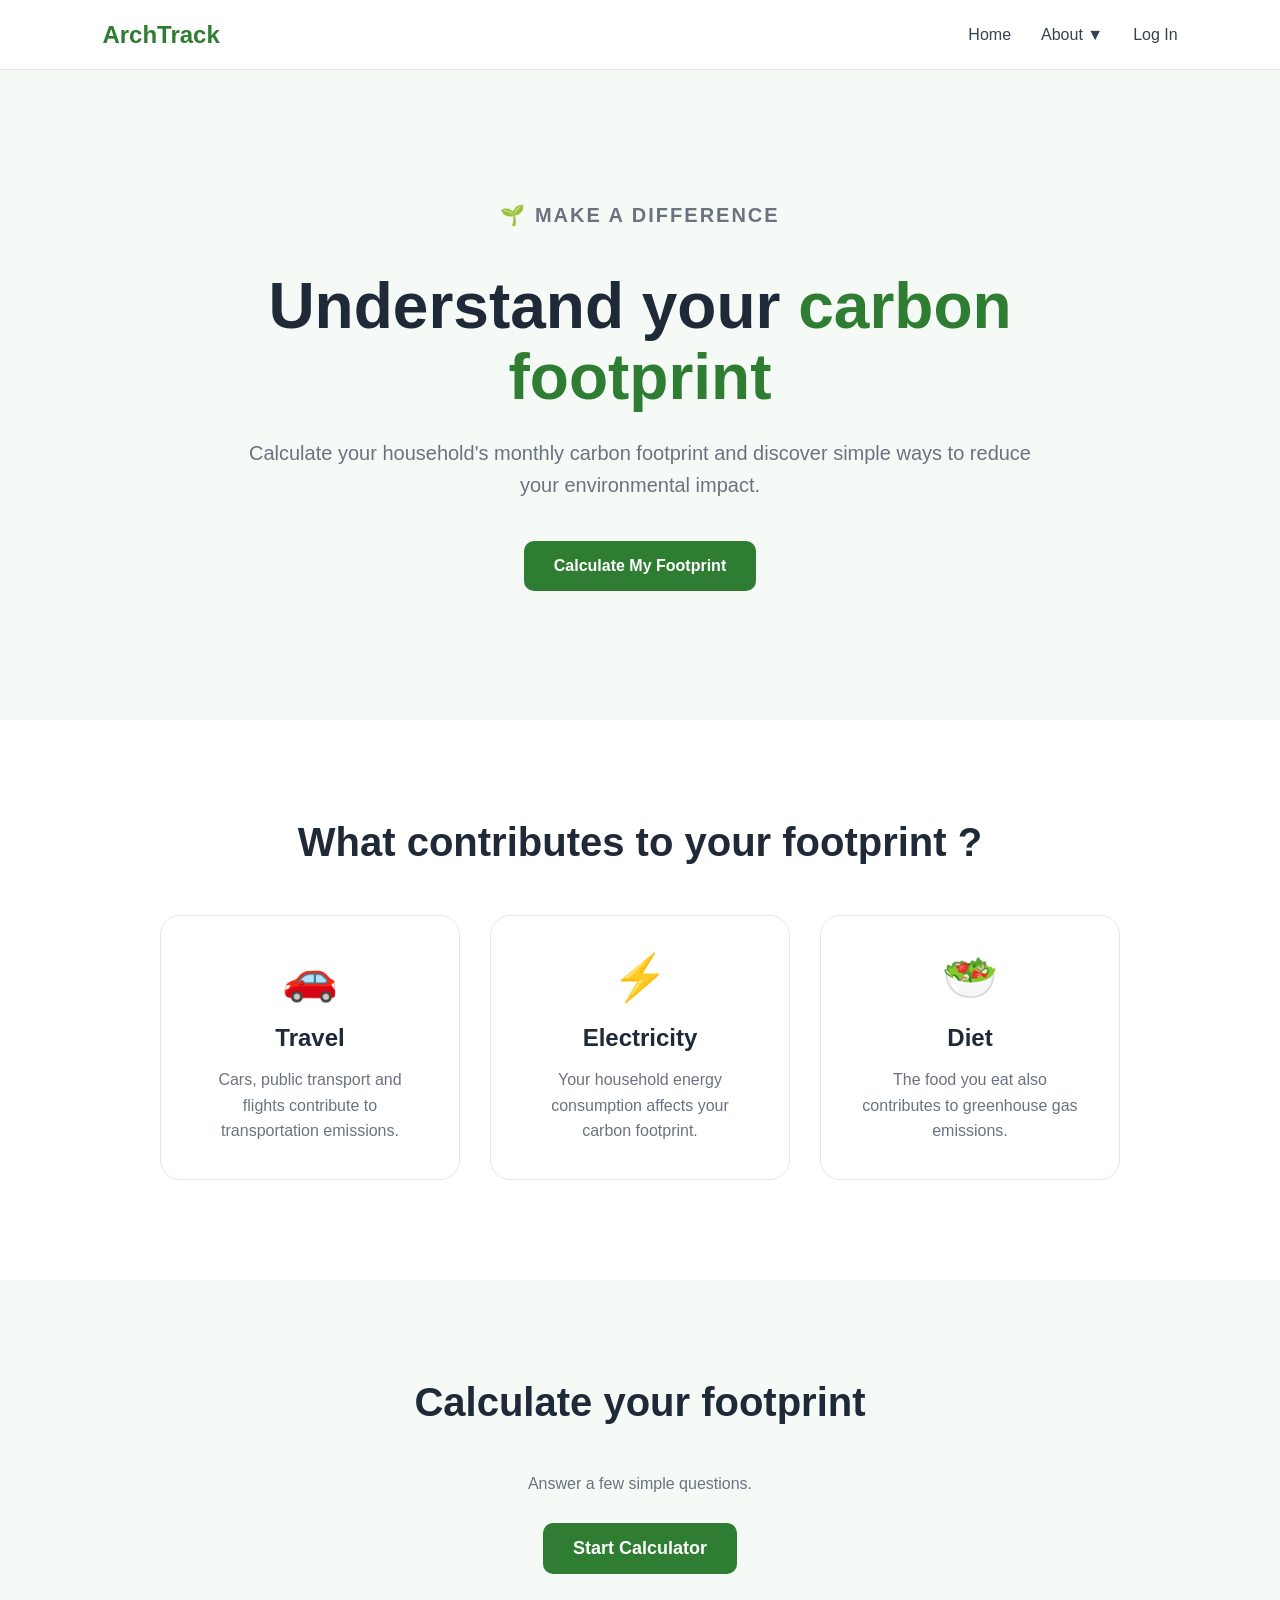
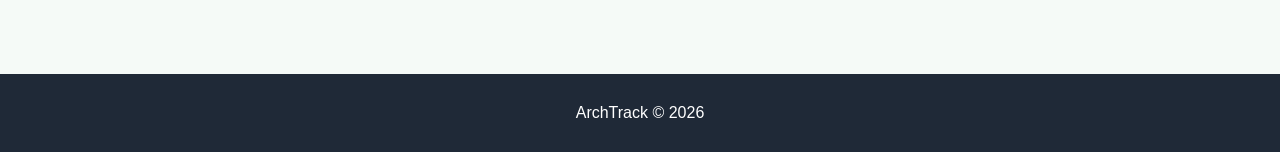
<file: index.html>
<!DOCTYPE html>
<html lang="en">

<head>

    <meta charset="UTF-8">
    <meta name="viewport" content="width=device-width, initial-scale=1.0">
    <title>ArchTrack - Carbon Footprint Calculator</title>
    <link rel="stylesheet" href="css/styles.css">



</head>

<body>

    <header class="navbar">

        <div class="logo">
            ArchTrack
        </div>
        <nav>

        <a href="#home">Home</a>
        <div class="dropdown">
     <a href="#">About ▼</a>
        <div class="dropdown-menu">
        <a href="contactus.html">Contact Us</a>
        <a href="lm.html">Learn More</a>
        </div>
    </div>
    <a href="login.html" id="login-btn">Log In</a>
        </nav>
   </header>
    <main>
    <section class="hero" id="home">
    <div class="hero-content">
    <p class="small-title"> 🌱 MAKE A DIFFERENCE </p>
    <h1>Understand your <span>carbon footprint</span></h1>
    <p> Calculate your household's monthly carbon footprint and discover simple ways to reduce your environmental impact.</p>
        <a href="#calculator" class="pb">Calculate My Footprint</a>

            </div>

        </section>


        <section class="about" id="about">

            <h2> What contributes to your footprint ?</h2>

            <div class="feature-container">

                <div class="feature-card">

                <div class="icon">  🚗 </div>

                <h3> Travel</h3>
                <p> Cars, public transport and flights contribute to transportation emissions.  </p>

                </div>

                <div class="feature-card">

                    <div class="icon"> ⚡</div>

                    <h3>Electricity </h3>

                    <p> Your household energy consumption affects your carbon footprint. </p>

                </div>
                <div class="feature-card">

               <div class="icon">🥗</div>

                    <h3> Diet </h3>

                <p> The food you eat also contributes to greenhouse gas emissions. </p>

                </div>

    </div>

        </section>


        <section class="calculator" id="calculator">

            <h2> Calculate your footprint </h2>
            <p>Answer a few simple questions.</p>
            <a href="calc.html" class="pb" id="stbutton">
                Start Calculator
            </a>
        </section>
    </main>
    <footer>
        <p>ArchTrack © 2026</p>
    </footer>
    <script src="js/script.js"></script>

</body>

</html>
</file>
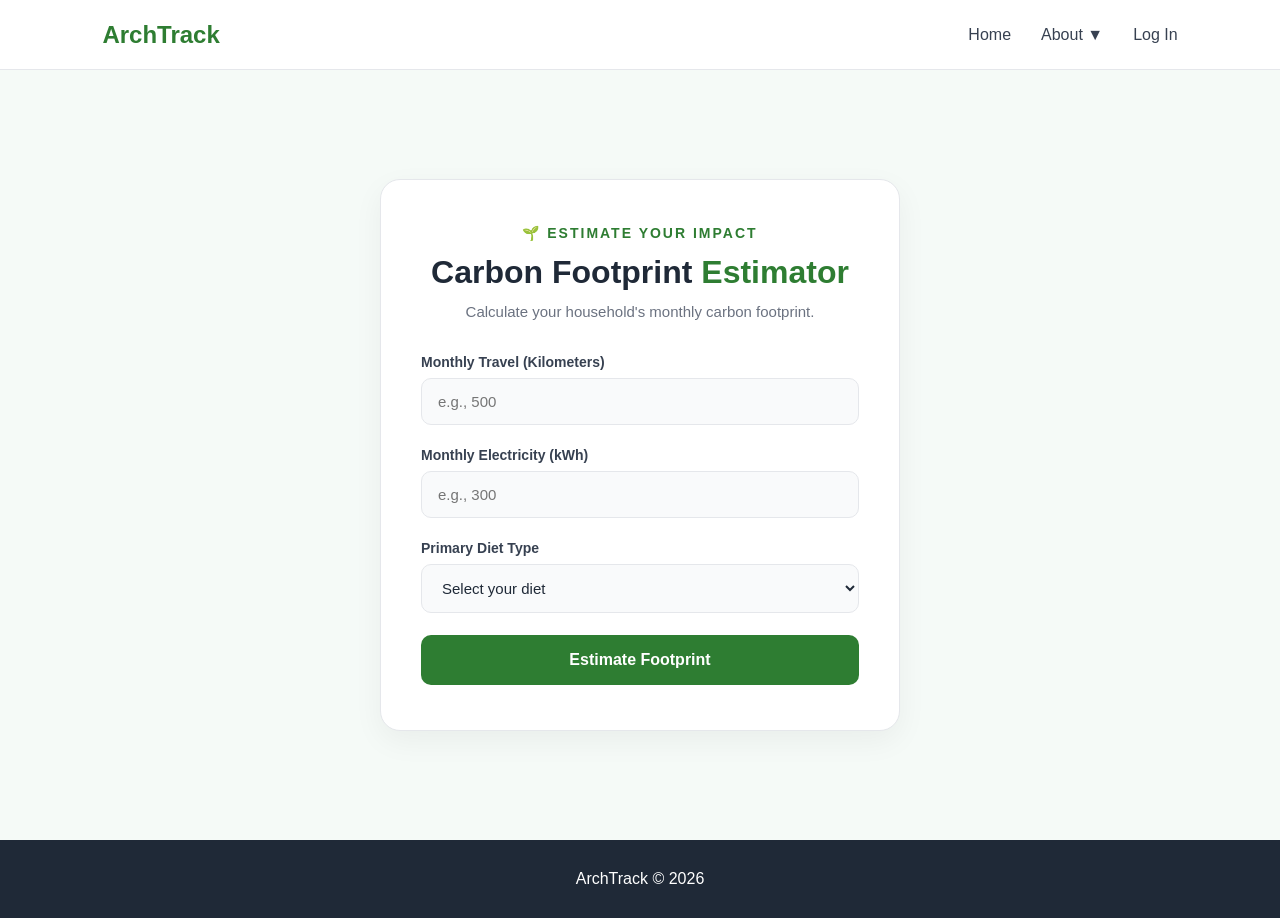
<file: calc.html>
<!DOCTYPE html>
<html lang="en">

<head>
    <meta charset="UTF-8">
    <meta name="viewport" content="width=device-width, initial-scale=1.0">
    <title>ArchTrack - Carbon Footprint Estimator</title>
    <link rel="stylesheet" href="css/styles.css">
    <link rel="stylesheet" href="css/calc.css">
</head>

<body>
    <header class="navbar">
        <div class="logo">
            <a href="index.html" style="text-decoration: none; color: inherit;">ArchTrack</a>
        </div>

        <nav>
            <a href="index.html#home">Home</a>

            <div class="dropdown">
                <a href="#">About ▼</a>
                <div class="dropdown-menu">
                    <a href="contactus.html">Contact Us</a>
                    <a href="lm.html">Learn More</a>
                </div>
            </div>

            <a href="login.html" id="login-btn">Log In</a>
        </nav>
    </header>

    <main class="calculator-page">
        <div class="card">
            <p class="small-title">🌱 ESTIMATE YOUR IMPACT</p>
            <h1>Carbon Footprint <span>Estimator</span></h1>
            <p class="subtitle">Calculate your household's monthly carbon footprint.</p>

            
            <form action="carbon.html" method="GET">
                <div class="input-group">
                    <label for="travel">Monthly Travel (Kilometers)</label>
                    <input type="number" id="travel" name="travel" placeholder="e.g., 500" required>
                </div>

                <div class="input-group">
                    <label for="electricity">Monthly Electricity (kWh)</label>
                    <input type="number" id="electricity" name="electricity" placeholder="e.g., 300" required>
                </div>

                <div class="input-group">
                    <label for="diet">Primary Diet Type</label>
                    <select id="diet" name="diet" required>
                    <option value="" disabled selected>Select your diet</option>
                    <option value="high">High Meat Consumption</option>
                    <option value="med">Moderate Meat Consumption</option>
                    <option value="low">Vegetarian / Vegan (Low)</option>
                    </select>
                </div>

                <button type="submit" class="btn-primary">Estimate Footprint</button>
            </form>
        </div>
    </main>

    <footer>
        <p>ArchTrack © 2026</p>
    </footer>
    <script src="js/calc.js"></script>
</body>

</html>
</file>
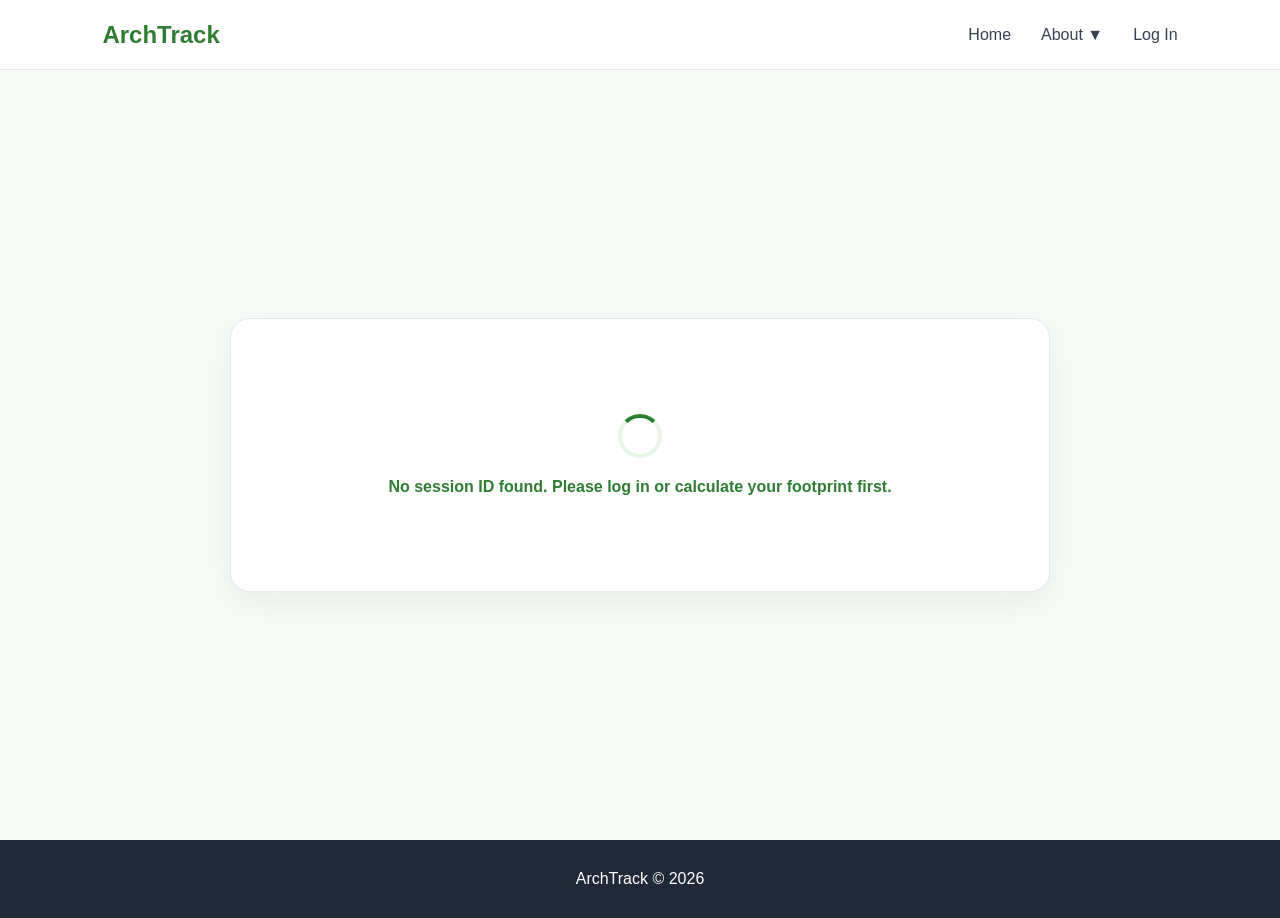
<file: carbon.html>
<!DOCTYPE html>
<html lang="en">

<head>
    <meta charset="UTF-8">
    <meta name="viewport" content="width=device-width, initial-scale=1.0">
    <title>ArchTrack - Your Results</title>
    <link rel="stylesheet" href="css/styles.css">
    <link rel="stylesheet" href="css/carbon.css">
</head>

<body>
    <header class="navbar">
        <div class="logo">
            <a href="index.html" style="text-decoration: none; color: inherit;">ArchTrack</a>
        </div>

        <nav>
            <a href="index.html#home">Home</a>

            <div class="dropdown">
                <a href="#">About ▼</a>
                <div class="dropdown-menu">
                    <a href="contactus.html">Contact Us</a>
                    <a href="lm.html">Learn More</a>
                </div>
            </div>

            <a href="login.html" id="login-btn">Log In</a>
        </nav>
    </header>

    <main class="dashboard-page">
        <div class="dashboard-container">
         
            <div id="loading-state" class="loading-state">
                <div class="loading-spinner"></div>
                <p id="loading-text">Fetching details...</p>
            </div>

           
            <div id="main-dashboard" style="display: none;">
                <div class="dashboard-header">
                    <div>
                        <h1>Your <span>ArchTrack</span> Report</h1>
                        <p>Estimated environmental impact based on your inputs.</p>
                    </div>

                    <select class="month-selector">
                        <option value="current">August 2026 (Current)</option>
                        <option value="previous">July 2026 (Previous)</option>
                    </select>
                </div>

               
                <section class="score-section">
                    <div class="score-title">Monthly Carbon Footprint</div>
                    <div class="score-display">
                        <span id="total-score" class="score-value"></span>
                        <span class="score-unit">kg CO₂</span>
                    </div>

                    <div id="trend-badge" class="trend-badge positive" style="display: none;"></div>
                </section>

               
                <section class="breakdown-grid">
                    <div class="category-card">
                        <div class="category-icon">🚗</div>
                        <div class="category-name">Travel</div>
                        <div id="travel-score" class="category-value"></div>
                    </div>

                    <div class="category-card">
                        <div class="category-icon">⚡</div>
                        <div class="category-name">Electricity</div>
                        <div id="electricity-score" class="category-value"></div>
                    </div>

                    <div class="category-card">
                        <div class="category-icon">🥗</div>
                        <div class="category-name">Diet</div>
                        <div id="diet-score" class="category-value"></div>
                    </div>
                </section>

               
                <section class="tips-section">
                    <h2>💡 Concrete Reduction Tips</h2>

                    <div class="tip-card">
                        <h3>1. Optimize Your Commute</h3>
                        <p id="tip-1"></p>
                    </div>

                    <div class="tip-card">
                        <h3>2. Upgrade Your Lighting</h3>
                        <p id="tip-2"></p>
                    </div>

                    <div class="tip-card">
                        <h3>3. Adopt Meatless Mondays</h3>
                        <p id="tip-3"></p>
                    </div>
                </section>

                
                <div class="actions">
                    <a href="calc.html" class="btn btn-secondary">Recalculate</a>
                    <a href="index.html" class="btn btn-primary">Save to Profile</a>
                </div>
            </div>
        </div>
    </main>

    <footer>
        <p>ArchTrack © 2026</p>
    </footer>

    <script src="js/script.js"></script>
    <script src="js/carbon.js"></script>
</body>

</html>
</file>
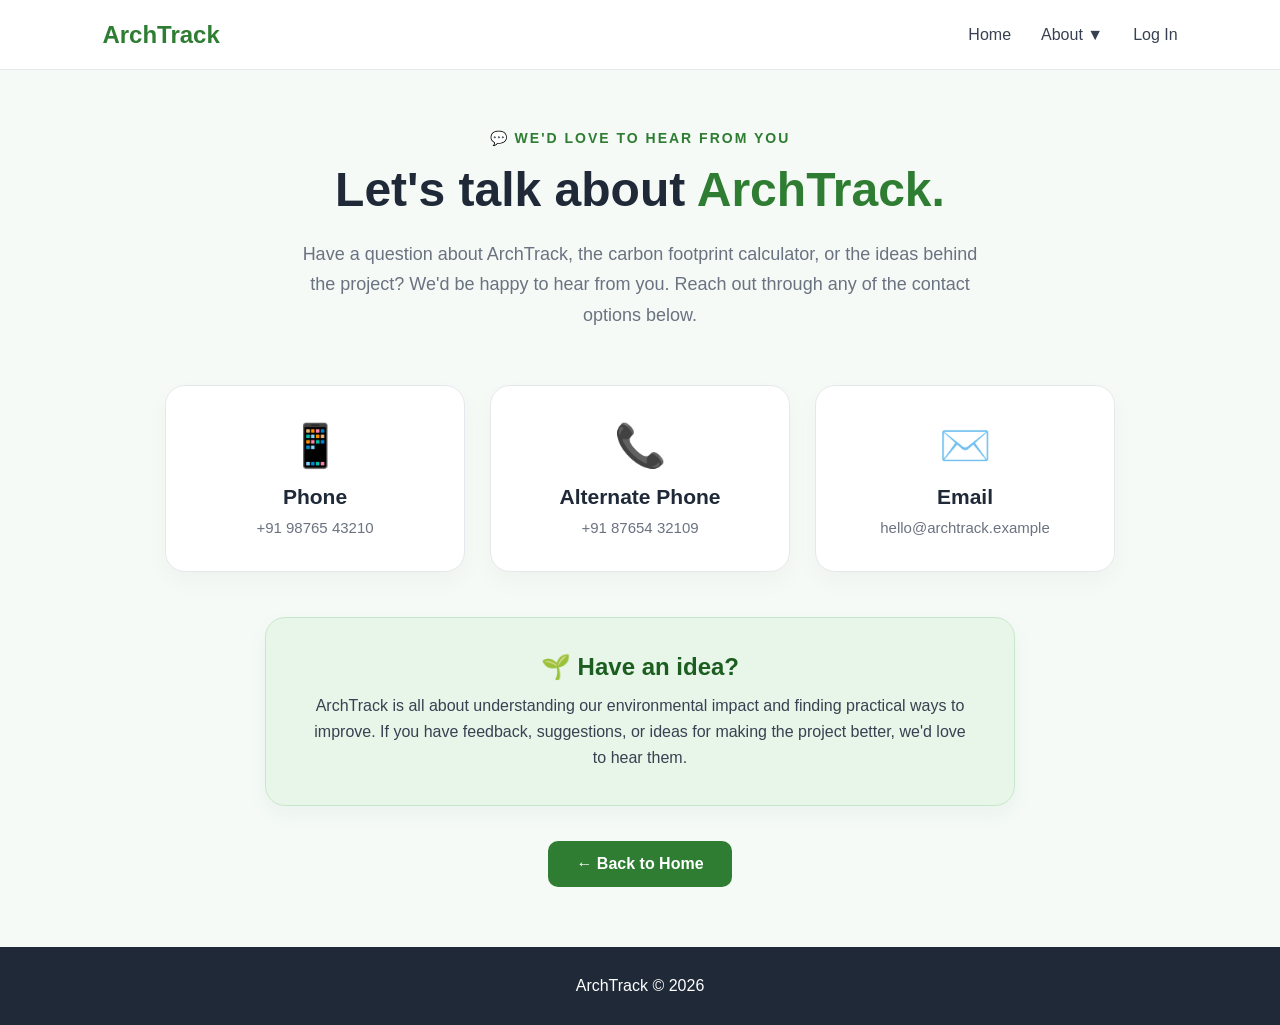
<file: contactus.html>
<!DOCTYPE html>
<html lang="en">

<head>
    <meta charset="UTF-8">
    <meta name="viewport" content="width=device-width, initial-scale=1.0">
    <title>ArchTrack - Contact Us</title>
    <link rel="stylesheet" href="css/styles.css">
    <link rel="stylesheet" href="css/contactus.css">
</head>

<body>
    <header class="navbar">
        <div class="logo">
            <a href="index.html" style="text-decoration: none; color: inherit;">ArchTrack</a>
        </div>

        <nav>
            <a href="index.html#home">Home</a>

            <div class="dropdown">
                <a href="#">About ▼</a>
                <div class="dropdown-menu">
                    <a href="contactus.html">Contact Us</a>
                    <a href="lm.html">Learn More</a>
                </div>
            </div>

            <a href="login.html" id="login-btn">Log In</a>
        </nav>
    </header>

    <main class="contact-page">
        <div class="contact-content">
            <p class="small-title">💬 WE'D LOVE TO HEAR FROM YOU</p>

            <h1>Let's talk about <span>ArchTrack.</span></h1>

            <p class="intro">Have a question about ArchTrack, the carbon footprint calculator, or the ideas behind the project? We'd be happy to hear from you. Reach out through any of the contact options below.</p>

            <div class="contact-cards">
                <div class="contact-card">
                    <div class="contact-icon">📱</div>
                    <h2>Phone</h2>
                    <p>+91 98765 43210</p>
                </div>

                <div class="contact-card">
                    <div class="contact-icon">📞</div>
                    <h2>Alternate Phone</h2>
                    <p>+91 87654 32109</p>
                </div>

                <div class="contact-card">
                    <div class="contact-icon">✉️</div>
                    <h2>Email</h2>
                    <p>hello@archtrack.example</p>
                </div>
            </div>

            <div class="message">
                <h2>🌱 Have an idea?</h2>
                <p>ArchTrack is all about understanding our environmental impact and finding practical ways to improve. If you have feedback, suggestions, or ideas for making the project better, we'd love to hear them. </p>
            </div>

            <a href="index.html" class="back-button">← Back to Home</a>
        </div>
    </main>

    <footer>
        <p>ArchTrack © 2026</p>
    </footer>

    <script src="js/script.js"></script>
</body>

</html>
</file>
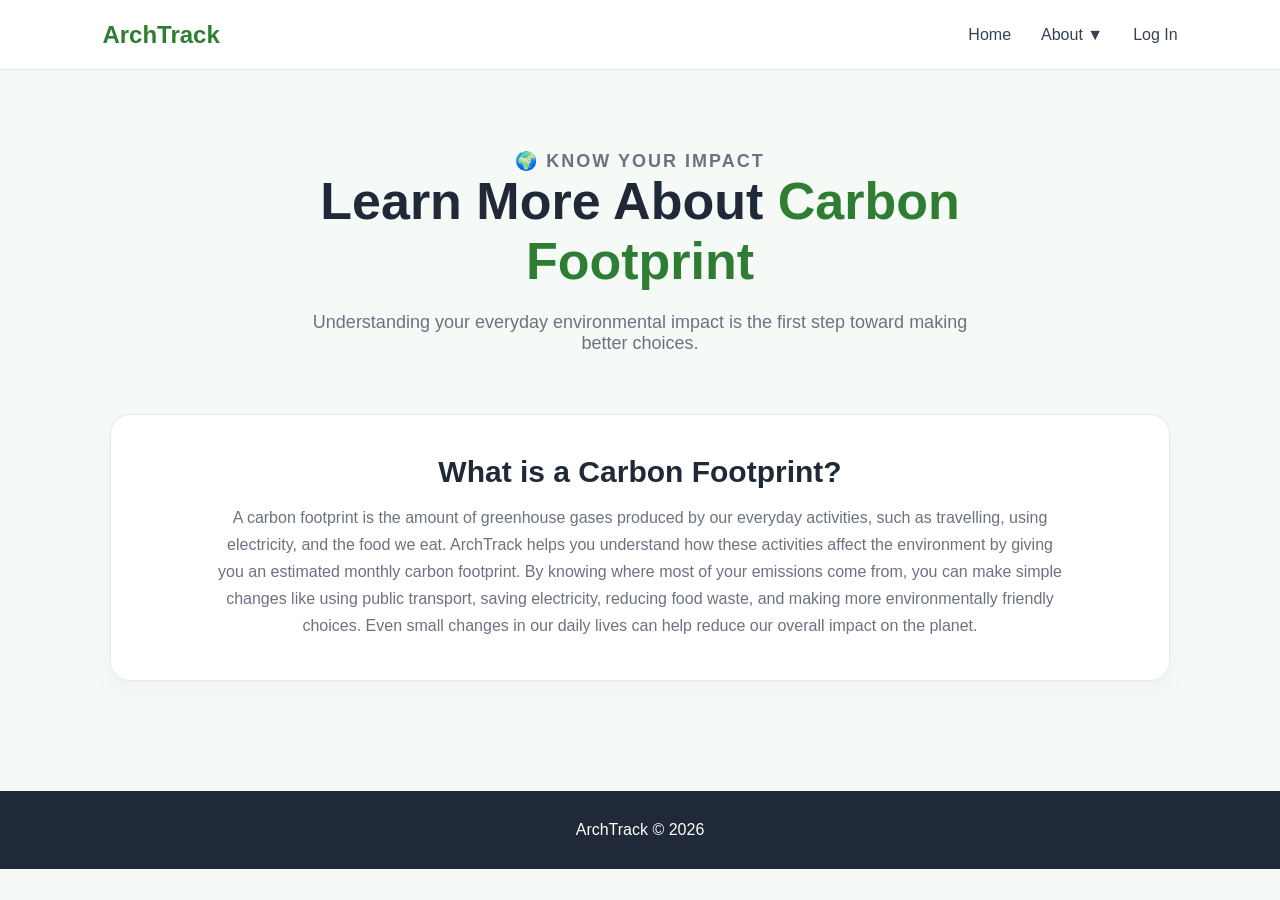
<file: lm.html>
<!DOCTYPE html>
<html lang="en">

<head>
    <meta charset="UTF-8">
    <meta name="viewport" content="width=device-width, initial-scale=1.0">
    <title>Learn More - ArchTrack</title>
    <link rel="stylesheet" href="css/styles.css">
    <link rel="stylesheet" href="css/lm.css">
</head>

<body>
    <header class="navbar">
        <div class="logo">
            <a href="index.html" style="text-decoration: none; color: inherit;">ArchTrack</a>
        </div>

        <nav>
            <a href="index.html#home">Home</a>

            <div class="dropdown">
                <a href="#">About ▼</a>
                <div class="dropdown-menu">
                    <a href="contactus.html">Contact Us</a>
                    <a href="lm.html">Learn More</a>
                </div>
            </div>

            <a href="login.html" id="login-btn">Log In</a>
        </nav>
    </header>

    <main>
        <section class="page-hero">
            <p class="small-title">🌍 KNOW YOUR IMPACT</p>
            <h1>
                Learn More About
                <span>Carbon Footprint</span>
            </h1>
            <p>
                Understanding your everyday environmental impact
                is the first step toward making better choices.
            </p>
        </section>

        <section class="content">
            <div class="intro">
                <h2>What is a Carbon Footprint?</h2>
                <p>
                    A carbon footprint is the amount of greenhouse gases
                    produced by our everyday activities, such as travelling,
                    using electricity, and the food we eat. ArchTrack helps
                    you understand how these activities affect the environment
                    by giving you an estimated monthly carbon footprint.
                    By knowing where most of your emissions come from, you
                    can make simple changes like using public transport,
                    saving electricity, reducing food waste, and making more
                    environmentally friendly choices. Even small changes in
                    our daily lives can help reduce our overall impact on
                    the planet. </p>
            </div>
        </section>
    </main>

    <footer>
        <p>ArchTrack © 2026</p>
    </footer>

    <script src="js/script.js"></script>
</body>

</html>
</file>
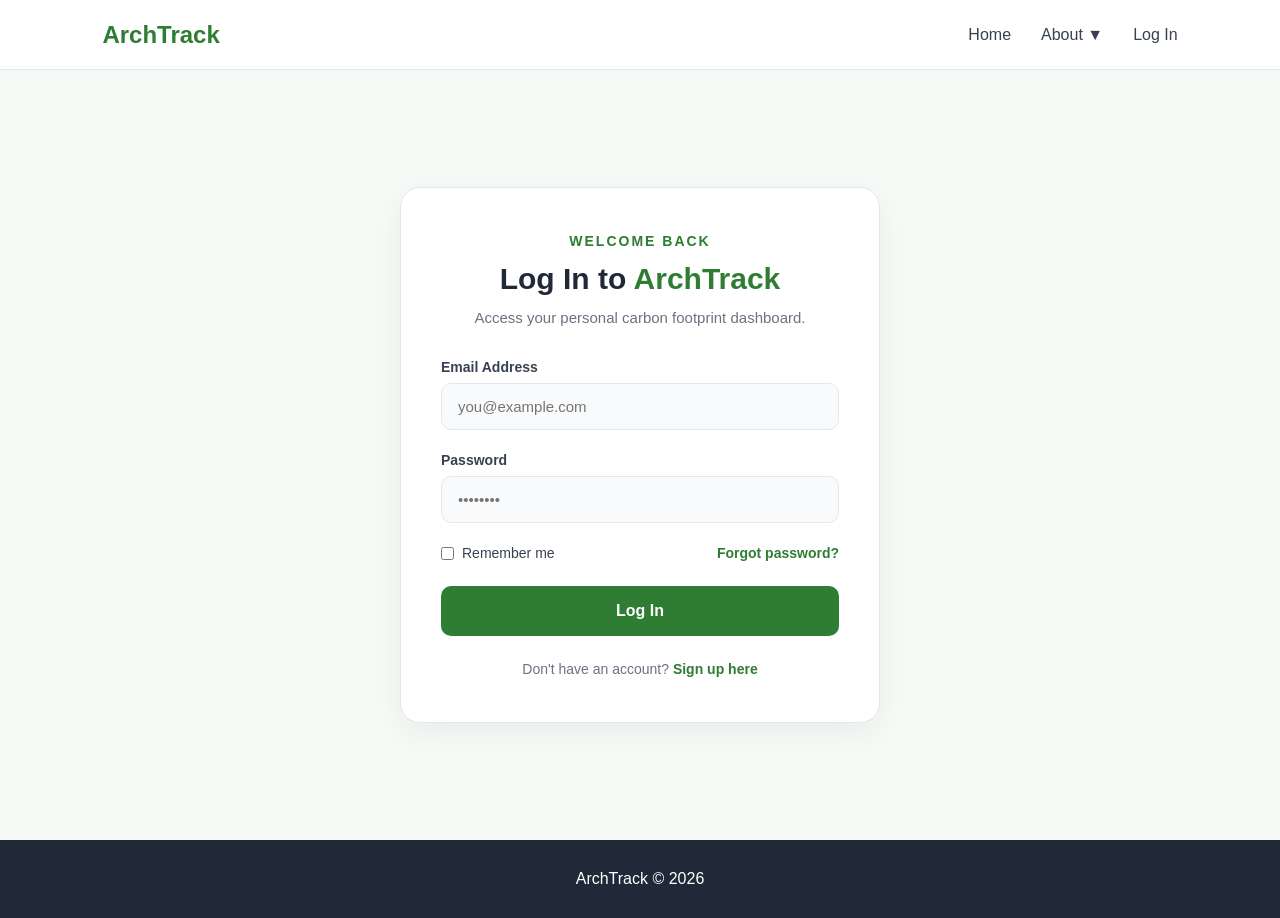
<file: login.html>
<!DOCTYPE html>
<html lang="en">

<head>
    <meta charset="UTF-8">
    <meta name="viewport" content="width=device-width, initial-scale=1.0">
    <title>ArchTrack - Log In</title>
    <link rel="stylesheet" href="css/styles.css">
    <link rel="stylesheet" href="css/login.css">
</head>

<body>
    <header class="navbar">
        <div class="logo">
            <a href="index.html" style="text-decoration: none; color: inherit;">ArchTrack</a>
        </div>

        <nav>
            <a href="index.html#home">Home</a>

            <div class="dropdown">
                <a href="#">About ▼</a>
                <div class="dropdown-menu">
                    <a href="contactus.html">Contact Us</a>
                    <a href="lm.html">Learn More</a>
                </div>
            </div>

            <a href="login.html" id="login-btn">Log In</a>
        </nav>
    </header>

    <main class="login-page">
        <div class="card">
            <p class="small-title"> WELCOME BACK</p>
            <h1>Log In to <span>ArchTrack</span></h1>
            <p class="subtitle">Access your personal carbon footprint dashboard.</p>

            <form action="#" method="POST">
                <div class="input-group">
                    <label for="email">Email Address</label>
                    <input type="email" id="email" name="email" placeholder="you@example.com" required>
                </div>

                <div class="input-group">
                    <label for="password">Password</label>
                    <input type="password" id="password" name="password" placeholder="••••••••" required>
                </div>

                <div class="form-options">
                    <div class="checkbox-group">
                        <input type="checkbox" id="remember" name="remember">
                        <label for="remember" style="margin: 0; font-weight: normal;">Remember me</label>
                    </div>
                    <a href="#" class="forgot-link">Forgot password?</a>
                </div>

                <button type="submit" class="btn-primary">Log In</button>
            </form>

            <div class="signup-prompt">
                Don't have an account? <a href="signup.html">Sign up here</a>
            </div>
        </div>
    </main>

    <footer>
        <p>ArchTrack © 2026</p>
    </footer>

    <script src="js/login.js"></script>
</body>

</html>
</file>
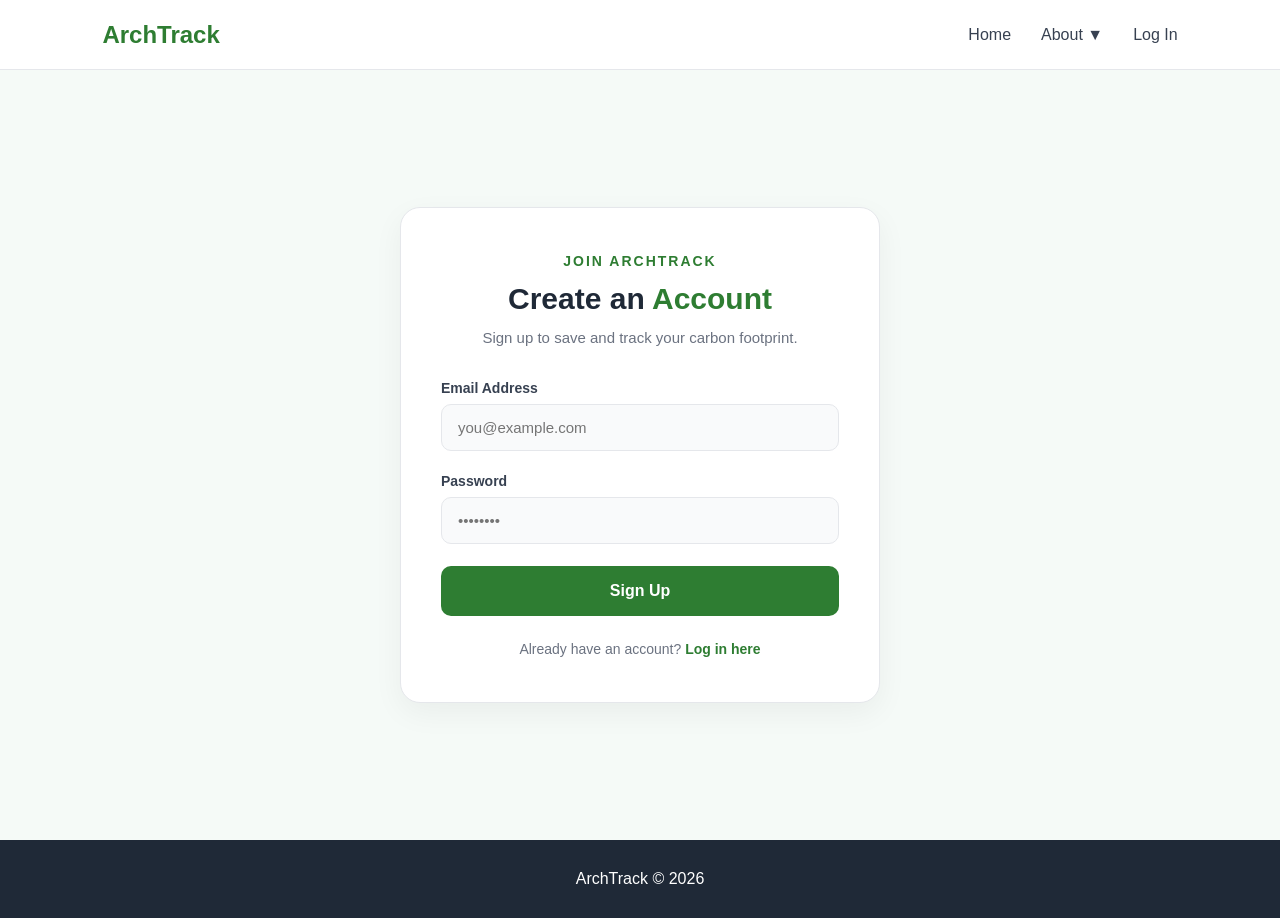
<file: signup.html>
<!DOCTYPE html>
<html lang="en">

<head>
    <meta charset="UTF-8">
    <meta name="viewport" content="width=device-width, initial-scale=1.0">
    <title>ArchTrack - Sign Up</title>
    <link rel="stylesheet" href="css/styles.css">
    <link rel="stylesheet" href="css/login.css">
</head>

<body>
    <header class="navbar">
        <div class="logo">
            <a href="index.html" style="text-decoration: none; color: inherit;">ArchTrack</a>
        </div>

        <nav>
            <a href="index.html#home">Home</a>

            <div class="dropdown">
                <a href="#">About ▼</a>
                <div class="dropdown-menu">
                    <a href="contactus.html">Contact Us</a>
                    <a href="lm.html">Learn More</a>
                </div>
            </div>

            <a href="login.html" id="login-btn">Log In</a>
        </nav>
    </header>

    <main class="login-page">
        <div class="card">
            <p class="small-title"> JOIN ARCHTRACK</p>
            <h1>Create an <span>Account</span></h1>
            <p class="subtitle">Sign up to save and track your carbon footprint.</p>

            <form action="#" method="POST">
                <div class="input-group">
                    <label for="email">Email Address</label>
                    <input type="email" id="email" name="email" placeholder="you@example.com" required>
                </div>

                <div class="input-group">
                    <label for="password">Password</label>
                    <input type="password" id="password" name="password" placeholder="••••••••" required>
                </div>

                <button type="submit" class="btn-primary">Sign Up</button>
            </form>

            <div class="signup-prompt">
                Already have an account? <a href="login.html">Log in here</a>
            </div>
        </div>
    </main>

    <footer>
        <p>ArchTrack © 2026</p>
    </footer>

    <script src="js/signup.js"></script>
</body>

</html>
</file>
<file: css/styles.css>
* {
    margin: 0;
    padding: 0;
    box-sizing: border-box;
}

html {
    scroll-behavior: smooth;
}

body {
    font-family: Arial, sans-serif;
    background: #f5faf7;
    color: #1f2937;
}

.navbar {
    height: 70px;
    display: flex;
    justify-content: space-between;
    align-items: center;
    padding: 0 8%;
    background: white;
    border-bottom: 1px solid #e5e7eb;
}

.logo {
    font-size: 24px;
    font-weight: bold;
    color: #2e7d32;
    transition: transform 0.3s ease, color 0.3s ease;
}

.logo:hover {
    color: #1b5e20;
    transform: scale(1.1);
}

nav {
    display: flex;
    gap: 30px;
}

nav a {
    text-decoration: none;
    color: #374151;
    font-weight: 500;
    transition: color 0.3s ease, transform 0.3s ease;
}

nav a:hover {
    color: #2e7d32;
    transform: translateY(-2px);
}

.hero {
    min-height: 650px;
    display: flex;
    align-items: center;
    justify-content: center;
    text-align: center;
    padding: 80px 20px;
}

.hero-content {
    max-width: 800px;
    animation: fadeIn 1s ease-in-out;
}

.small-title {
    color: #2e7d32;
    font-size: 14px;
    font-weight: bold;
    letter-spacing: 2px;
    margin-bottom: 20px;
}

.hero h1 {
    font-size: 64px;
    line-height: 1.1;
    margin-bottom: 25px;
}

.hero h1 span {
    color: #2e7d32;
}

.hero p {
    font-size: 20px;
    line-height: 1.6;
    color: #6b7280;
    margin-bottom: 40px;
}


.pb {
    display: inline-block;
    padding: 16px 30px;
    background: #2e7d32;
    color: white;
    text-decoration: none;
    border-radius: 10px;
    font-weight: bold;
    transition: background 0.3s ease, transform 0.3s ease;
}

.pb:hover {
    background: #1b5e20;
    transform: scale(1.05);
}

.about {
    padding: 100px 8%;
    text-align: center;
    background: white;
}

.about h2,
.calculator h2 {
    font-size: 40px;
    margin-bottom: 50px;
}

.feature-container {
    display: flex;
    gap: 30px;
    justify-content: center;
}

.feature-card {
    max-width: 300px;
    padding: 35px;
    border: 1px solid #e5e7eb;
    border-radius: 20px;
    background: #ffffff;
    transition: transform 0.3s ease, box-shadow 0.3s ease;
}

.feature-card:hover {
    transform: translateY(-10px);
    box-shadow: 0 10px 20px rgba(0, 0, 0, 0.1);
}

.icon {
    font-size: 45px;
    margin-bottom: 20px;
    transition: transform 0.3s ease;
}

.feature-card:hover .icon {
    transform: scale(1.2);
}

.feature-card h3 {
    font-size: 24px;
    margin-bottom: 15px;
}

.feature-card p {
    color: #6b7280;
    line-height: 1.6;
}




.calculator {
    padding: 100px 20px;
    text-align: center;
}

.calculator p {
    margin-bottom: 30px;
    color: #6b7280;
}

.calculator button,
.calculator a#stbutton {
    display: inline-block;
    padding: 15px 30px;
    border: none;
    border-radius: 10px;
    background: #2e7d32;
    color: white;
    font-size: 18px;
    font-weight: bold;
    text-decoration: none;
    cursor: pointer;
    transition: background 0.3s ease, transform 0.3s ease;
}

.calculator button:hover,
.calculator a#stbutton:hover {
    background: #1b5e20;
    transform: scale(1.05);
}


footer {
    padding: 30px;
    text-align: center;
    background: #1f2937;
    color: white;
}

.dropdown {
    position: relative;
    display: inline-block;
}

.dropdown-menu {
    display: none;
    position: absolute;
    top: 100%;
    left: 0;
    min-width: 150px;
    background-color: white;
    border-radius: 8px;
    padding: 8px 0;
    box-shadow: 0 5px 15px rgba(0, 0, 0, 0.15);
    z-index: 1000;
}

.dropdown-menu a {
    display: block;
    padding: 10px 15px;
    text-decoration: none;
    white-space: nowrap;
}

.dropdown-menu a:hover {
    background-color: #f1f1f1;
}

.dropdown:hover .dropdown-menu {
    display: block;
}



@keyframes fadeIn {
    from {
        opacity: 0;
        transform: translateY(20px);
    }

    to {
        opacity: 1;
        transform: translateY(0);
    }
}
</file>
<file: css/calc.css>
.calculator-page {
    min-height: calc(100vh - 130px);
    display: flex;
    justify-content: center;
    align-items: center;
    padding: 60px 20px;
    background: #f5faf7;
}

.card {
    background-color: #ffffff;
    width: 100%;
    max-width: 520px;
    padding: 45px 40px;
    border-radius: 20px;
    border: 1px solid #e5e7eb;
    box-shadow: 0 10px 30px rgba(0, 0, 0, 0.05);
    animation: fadeIn 0.8s ease-in-out;
    transition: transform 0.3s ease, box-shadow 0.3s ease;
}

.card:hover {
    box-shadow: 0 15px 35px rgba(0, 0, 0, 0.08);
}

.card .small-title {
    color: #2e7d32;
    font-size: 14px;
    font-weight: bold;
    letter-spacing: 2px;
    margin-bottom: 12px;
    text-align: center;
}

.card h1 {
    font-size: 32px;
    color: #1f2937;
    margin-bottom: 10px;
    text-align: center;
    line-height: 1.2;
}

.card h1 span {
    color: #2e7d32;
}

.subtitle {
    color: #6b7280;
    font-size: 15px;
    text-align: center;
    margin-bottom: 30px;
    line-height: 1.5;
}



.input-group {
    margin-bottom: 22px;
    opacity: 0;
    animation: fadeIn 0.8s ease-in-out forwards;
}

.input-group:nth-child(1) {
    animation-delay: 0.15s;
}

.input-group:nth-child(2) {
    animation-delay: 0.3s;
}

.input-group:nth-child(3) {
    animation-delay: 0.45s;
}

label {
    display: block;
    margin-bottom: 8px;
    font-weight: 600;
    font-size: 14px;
    color: #374151;
}

input,
select {
    width: 100%;
    padding: 14px 16px;
    border: 1px solid #e5e7eb;
    border-radius: 10px;
    font-size: 15px;
    font-family: inherit;
    background-color: #f9fafb;
    color: #1f2937;
    transition: border-color 0.3s ease, box-shadow 0.3s ease, background-color 0.3s ease, transform 0.2s ease;
}

input:hover,
select:hover {
    border-color: #2e7d32;
}

input:focus,
select:focus {
    outline: none;
    border-color: #2e7d32;
    background-color: #ffffff;
    box-shadow: 0 0 0 4px rgba(46, 125, 50, 0.15);
    transform: translateY(-1px);
}

.btn-primary {
    display: block;
    width: 100%;
    padding: 16px;
    border-radius: 10px;
    font-size: 16px;
    font-weight: bold;
    font-family: inherit;
    text-align: center;
    background-color: #2e7d32;
    color: white;
    border: none;
    cursor: pointer;
    margin-top: 15px;
    transition: background-color 0.3s ease, transform 0.3s ease, box-shadow 0.3s ease;
    opacity: 0;
    animation: fadeIn 0.8s ease-in-out 0.6s forwards;
}

.btn-primary:hover {
    background-color: #1b5e20;
    transform: scale(1.03) translateY(-2px);
    box-shadow: 0 8px 20px rgba(46, 125, 50, 0.25);
}

.btn-primary:active {
    transform: scale(0.99) translateY(0);
}



.btn-secondary {
    display: block;
    width: 100%;
    padding: 14px;
    border-radius: 10px;
    font-size: 15px;
    font-weight: bold;
    text-align: center;
    text-decoration: none;
    cursor: pointer;
    transition: background-color 0.3s ease, transform 0.3s ease;
    border: none;
    background-color: #f1f5f9;
    color: #475569;
    margin-top: 20px;
}

.btn-secondary:hover {
    background-color: #e2e8f0;
    transform: translateY(-1px);
}

.score-display {
    background-color: #f0fdf4;
    padding: 20px;
    border-radius: 12px;
    border: 1px solid #bbf7d0;
    margin-top: 15px;
    text-align: center;
    animation: fadeIn 0.8s ease-in-out;
}

.score {
    font-size: 3rem;
    font-weight: bold;
    color: #166534;
}

.unit {
    font-size: 1.2rem;
    color: #15803d;
    margin-left: 5px;
}

.tips-section h3 {
    font-size: 1.1rem;
    margin-bottom: 15px;
    color: #1f2937;
}

.tips-list {
    list-style-type: none;
}

.tips-list li {
    background: #f8fafc;
    margin-bottom: 10px;
    padding: 15px;
    border-left: 4px solid #2e7d32;
    border-radius: 6px;
    font-size: 0.95rem;
    line-height: 1.4;
}


.status-banner {
    margin-top: 20px;
    padding: 14px 18px;
    border-radius: 10px;
    font-size: 14px;
    line-height: 1.5;
    animation: fadeIn 0.4s ease-in-out;
}

.status-success {
    background-color: #f0fdf4;
    border: 1px solid #bbf7d0;
    color: #166534;
}

.status-info {
    background-color: #eff6ff;
    border: 1px solid #bfdbfe;
    color: #1e40af;
}

.status-error {
    background-color: #fef2f2;
    border: 1px solid #fecaca;
    color: #991b1b;
}

.status-banner code {
    background: rgba(0, 0, 0, 0.06);
    padding: 2px 6px;
    border-radius: 4px;
    font-family: monospace;
}

@keyframes fadeIn {
    from {
        opacity: 0;
        transform: translateY(20px);
    }

    to {
        opacity: 1;
        transform: translateY(0);
    }
}
</file>
<file: css/carbon.css>
.dashboard-page {
    min-height: calc(100vh - 130px);
    display: flex;
    justify-content: center;
    align-items: center;
    padding: 60px 20px;
    background: #f5faf7;
}

.dashboard-container {
    background: #ffffff;
    padding: 45px 40px;
    border-radius: 20px;
    box-shadow: 0 10px 30px rgba(0, 0, 0, 0.05);
    width: 100%;
    max-width: 820px;
    border: 1px solid #e5e7eb;
    animation: fadeIn 0.8s ease-in-out;
}


.dashboard-header {
    display: flex;
    justify-content: space-between;
    align-items: center;
    margin-bottom: 35px;
    padding-bottom: 20px;
    border-bottom: 1px solid #e5e7eb;
}

.dashboard-header h1 {
    color: #1f2937;
    font-size: 30px;
    margin-bottom: 5px;
}

.dashboard-header h1 span {
    color: #2e7d32;
}

.dashboard-header p {
    color: #6b7280;
    font-size: 15px;
}

.month-selector {
    padding: 10px 16px;
    border: 1px solid #e5e7eb;
    border-radius: 10px;
    background: #f9fafb;
    color: #374151;
    font-weight: bold;
    font-size: 14px;
    cursor: pointer;
    outline: none;
    transition: border-color 0.3s ease, background-color 0.3s ease;
}

.month-selector:focus,
.month-selector:hover {
    border-color: #2e7d32;
    background: #ffffff;
}


.score-section {
    text-align: center;
    background: #e8f5e9;
    padding: 35px 20px;
    border-radius: 18px;
    margin-bottom: 35px;
    border: 1px solid #c8e6c9;
    box-shadow: 0 6px 18px rgba(46, 125, 50, 0.04);
    opacity: 0;
    animation: fadeIn 0.8s ease-in-out 0.15s forwards;
    transition: transform 0.3s ease;
}

.score-section:hover {
    transform: translateY(-3px);
}

.score-title {
    font-size: 15px;
    color: #2e7d32;
    font-weight: bold;
    letter-spacing: 1.5px;
    margin-bottom: 12px;
}

.score-display {
    display: flex;
    align-items: baseline;
    justify-content: center;
}

.score-value {
    font-size: 68px;
    font-weight: bold;
    color: #1b5e20;
    line-height: 1;
}

.score-unit {
    font-size: 20px;
    color: #2e7d32;
    margin-left: 8px;
    font-weight: bold;
}

.trend-badge {
    display: inline-block;
    margin-top: 15px;
    padding: 8px 18px;
    border-radius: 50px;
    font-size: 14px;
    font-weight: bold;
}

.trend-badge.positive {
    background-color: #dcfce7;
    color: #166534;
    border: 1px solid #bbf7d0;
}


.breakdown-grid {
    display: grid;
    grid-template-columns: repeat(auto-fit, minmax(200px, 1fr));
    gap: 20px;
    margin-bottom: 35px;
}

.category-card {
    background: #ffffff;
    padding: 25px 20px;
    border-radius: 16px;
    border: 1px solid #e5e7eb;
    text-align: center;
    box-shadow: 0 4px 12px rgba(0, 0, 0, 0.02);
    transition: transform 0.3s ease, box-shadow 0.3s ease, border-color 0.3s ease;
    opacity: 0;
    animation: fadeIn 0.8s ease-in-out forwards;
}

.breakdown-grid .category-card:nth-child(1) {
    animation-delay: 0.3s;
}

.breakdown-grid .category-card:nth-child(2) {
    animation-delay: 0.45s;
}

.breakdown-grid .category-card:nth-child(3) {
    animation-delay: 0.6s;
}

.category-card:hover {
    transform: translateY(-5px);
    box-shadow: 0 10px 20px rgba(0, 0, 0, 0.06);
    border-color: #2e7d32;
}

.category-icon {
    font-size: 36px;
    margin-bottom: 10px;
    transition: transform 0.3s ease;
}

.category-card:hover .category-icon {
    transform: scale(1.15);
}

.category-name {
    font-size: 16px;
    font-weight: bold;
    color: #1f2937;
    margin-bottom: 5px;
}

.category-value {
    color: #6b7280;
    font-size: 14px;
    font-weight: 500;
}


.tips-section {
    margin-bottom: 35px;
    opacity: 0;
    animation: fadeIn 0.8s ease-in-out 0.75s forwards;
}

.tips-section h2 {
    font-size: 22px;
    color: #1f2937;
    margin-bottom: 18px;
    display: flex;
    align-items: center;
    gap: 8px;
}

.tip-card {
    background: #ffffff;
    padding: 20px;
    border-left: 5px solid #2e7d32;
    border-radius: 12px;
    box-shadow: 0 2px 10px rgba(0, 0, 0, 0.03);
    margin-bottom: 15px;
    border-top: 1px solid #e5e7eb;
    border-right: 1px solid #e5e7eb;
    border-bottom: 1px solid #e5e7eb;
    transition: transform 0.3s ease;
}

.tip-card:hover {
    transform: translateY(-3px);
}

.tip-card h3 {
    font-size: 16px;
    color: #2e7d32;
    margin-bottom: 5px;
}

.tip-card p {
    color: #4b5563;
    font-size: 15px;
    line-height: 1.5;
}


.actions {
    display: flex;
    gap: 15px;
    justify-content: center;
    opacity: 0;
    animation: fadeIn 0.8s ease-in-out 0.9s forwards;
}

.btn {
    padding: 15px 30px;
    border: none;
    border-radius: 10px;
    font-size: 16px;
    font-weight: bold;
    font-family: inherit;
    cursor: pointer;
    text-decoration: none;
    text-align: center;
    transition: background-color 0.3s ease, transform 0.3s ease, box-shadow 0.3s ease;
}

.btn-primary {
    background: #2e7d32;
    color: white;
    flex: 1;
    max-width: 250px;
}

.btn-primary:hover {
    background: #1b5e20;
    transform: scale(1.03) translateY(-2px);
    box-shadow: 0 8px 20px rgba(46, 125, 50, 0.25);
}

.btn-secondary {
    background: #f3f4f6;
    color: #374151;
    border: 1px solid #d1d5db;
    flex: 1;
    max-width: 250px;
}

.btn-secondary:hover {
    background: #e5e7eb;
    transform: translateY(-1px);
}


.loading-state {
    text-align: center;
    padding: 50px 20px;
    font-size: 16px;
    color: #2e7d32;
    font-weight: bold;
}

.loading-spinner {
    width: 44px;
    height: 44px;
    border: 4px solid #e8f5e9;
    border-top: 4px solid #2e7d32;
    border-radius: 50%;
    margin: 0 auto 20px;
    animation: spin 1s linear infinite;
}

@keyframes spin {
    0% {
        transform: rotate(0deg);
    }

    100% {
        transform: rotate(360deg);
    }
}

@keyframes fadeIn {
    from {
        opacity: 0;
        transform: translateY(20px);
    }

    to {
        opacity: 1;
        transform: translateY(0);
    }
}

@media (max-width: 600px) {
    .dashboard-header {
        flex-direction: column;
        text-align: center;
        gap: 15px;
    }

    .actions {
        flex-direction: column;
    }

    .btn {
        max-width: 100%;
    }

    .score-value {
        font-size: 52px;
    }
}
</file>
<file: css/contactus.css>
.contact-page {
    min-height: calc(100vh - 130px);
    display: flex;
    align-items: center;
    justify-content: center;
    padding: 60px 20px;
    background: #f5faf7;
}

.contact-content {
    width: 100%;
    max-width: 950px;
    text-align: center;
    animation: fadeIn 0.8s ease-in-out;
}

.small-title {
    color: #2e7d32;
    font-size: 14px;
    font-weight: bold;
    letter-spacing: 2px;
    margin-bottom: 15px;
}

.contact-content h1 {
    font-size: 48px;
    color: #1f2937;
    margin-bottom: 20px;
    line-height: 1.2;
}

.contact-content h1 span {
    color: #2e7d32;
}

.intro {
    max-width: 700px;
    margin: 0 auto;
    color: #6b7280;
    font-size: 18px;
    line-height: 1.7;
    opacity: 0;
    animation: fadeIn 0.8s ease-in-out 0.15s forwards;
}



.contact-cards {
    display: grid;
    grid-template-columns: repeat(3, 1fr);
    gap: 25px;
    margin-top: 55px;
}

.contact-card {
    background: #ffffff;
    padding: 35px 25px;
    border-radius: 20px;
    border: 1px solid #e5e7eb;
    box-shadow: 0 10px 25px rgba(0, 0, 0, 0.03);
    transition: transform 0.3s ease, box-shadow 0.3s ease, border-color 0.3s ease;
    opacity: 0;
    animation: fadeIn 0.8s ease-in-out forwards;
}

.contact-cards .contact-card:nth-child(1) {
    animation-delay: 0.3s;
}

.contact-cards .contact-card:nth-child(2) {
    animation-delay: 0.45s;
}

.contact-cards .contact-card:nth-child(3) {
    animation-delay: 0.6s;
}

.contact-card:hover {
    transform: translateY(-8px);
    box-shadow: 0 15px 35px rgba(0, 0, 0, 0.08);
    border-color: #2e7d32;
}

.contact-icon {
    font-size: 42px;
    margin-bottom: 15px;
    transition: transform 0.3s ease;
}

.contact-card:hover .contact-icon {
    transform: scale(1.15);
}

.contact-card h2 {
    font-size: 21px;
    color: #1f2937;
    margin-bottom: 10px;
}

.contact-card p {
    color: #6b7280;
    word-break: break-word;
    font-size: 15px;
}



.message {
    margin: 45px auto 0;
    max-width: 750px;
    background: #e8f5e9;
    padding: 35px 40px;
    border-radius: 20px;
    border: 1px solid #c8e6c9;
    box-shadow: 0 8px 20px rgba(46, 125, 50, 0.05);
    opacity: 0;
    animation: fadeIn 0.8s ease-in-out 0.75s forwards;
    transition: transform 0.3s ease;
}

.message:hover {
    transform: translateY(-3px);
}

.message h2 {
    margin-bottom: 12px;
    color: #1b5e20;
    font-size: 24px;
}

.message p {
    color: #374151;
    font-size: 16px;
    line-height: 1.6;
}



.back-button {
    display: inline-block;
    margin-top: 35px;
    padding: 14px 28px;
    background: #2e7d32;
    color: white;
    text-decoration: none;
    border-radius: 10px;
    font-weight: bold;
    transition: background 0.3s ease, transform 0.3s ease, box-shadow 0.3s ease;
    opacity: 0;
    animation: fadeIn 0.8s ease-in-out 0.9s forwards;
}

.back-button:hover {
    background: #1b5e20;
    transform: scale(1.03) translateY(-2px);
    box-shadow: 0 8px 20px rgba(46, 125, 50, 0.25);
}


@keyframes fadeIn {
    from {
        opacity: 0;
        transform: translateY(20px);
    }

    to {
        opacity: 1;
        transform: translateY(0);
    }
}


@media (max-width: 768px) {
    .contact-cards {
        grid-template-columns: 1fr;
    }

    .contact-content h1 {
        font-size: 36px;
    }
}
</file>
<file: css/lm.css>
/* LEARN MORE PAGE STYLES */

.page-hero {
    text-align: center;
    padding: 80px 20px 60px;
    max-width: 900px;
    margin: auto;
    animation: fadeIn 0.8s ease-in-out;
}

.small-title {
    color: #2e7d32;
    font-size: 14px;
    font-weight: bold;
    letter-spacing: 2px;
    margin-bottom: 15px;
}

.page-hero h1 {
    font-size: 52px;
    line-height: 1.15;
    margin-bottom: 20px;
}

.page-hero h1 span {
    color: #2e7d32;
}

.page-hero p {
    font-size: 18px;
    color: #6b7280;
    max-width: 700px;
    margin: auto;
}

.content {
    max-width: 1100px;
    margin: auto;
    padding: 0 20px 80px;
}

.intro {
    background: white;
    padding: 40px;
    border-radius: 20px;
    text-align: center;
    border: 1px solid #e5e7eb;
    margin-bottom: 30px;
    box-shadow: 0 10px 25px rgba(0, 0, 0, 0.03);
    opacity: 0;
    animation: fadeIn 0.8s ease-in-out 0.15s forwards;
    transition: transform 0.3s ease, box-shadow 0.3s ease;
}

.intro:hover {
    transform: translateY(-5px);
    box-shadow: 0 15px 30px rgba(0, 0, 0, 0.07);
    border-color: #2e7d32;
}

.intro h2 {
    font-size: 30px;
    margin-bottom: 15px;
    color: #1f2937;
}

.intro p {
    color: #6b7280;
    line-height: 1.7;
    max-width: 850px;
    margin: auto;
}

@keyframes fadeIn {
    from {
        opacity: 0;
        transform: translateY(20px);
    }
    to {
        opacity: 1;
        transform: translateY(0);
    }
}
</file>
<file: css/login.css>
.login-page {
    min-height: calc(100vh - 130px);
    display: flex;
    justify-content: center;
    align-items: center;
    padding: 60px 20px;
    background: #f5faf7;
}

.card {
    background-color: #ffffff;
    width: 100%;
    max-width: 480px;
    padding: 45px 40px;
    border-radius: 20px;
    border: 1px solid #e5e7eb;
    box-shadow: 0 10px 30px rgba(0, 0, 0, 0.05);
    animation: fadeIn 0.8s ease-in-out;
    transition: transform 0.3s ease, box-shadow 0.3s ease;
}

.card:hover {
    box-shadow: 0 15px 35px rgba(0, 0, 0, 0.08);
}

.card .small-title {
    color: #2e7d32;
    font-size: 14px;
    font-weight: bold;
    letter-spacing: 2px;
    margin-bottom: 12px;
    text-align: center;
}

.card h1 {
    font-size: 30px;
    color: #1f2937;
    margin-bottom: 10px;
    text-align: center;
    line-height: 1.2;
}

.card h1 span {
    color: #2e7d32;
}

.subtitle {
    color: #6b7280;
    font-size: 15px;
    text-align: center;
    margin-bottom: 30px;
    line-height: 1.5;
}



.input-group {
    margin-bottom: 22px;
    opacity: 0;
    animation: fadeIn 0.8s ease-in-out forwards;
}

.input-group:nth-child(1) {
    animation-delay: 0.15s;
}

.input-group:nth-child(2) {
    animation-delay: 0.3s;
}

.form-options {
    display: flex;
    justify-content: space-between;
    align-items: center;
    margin-bottom: 25px;
    font-size: 14px;
    opacity: 0;
    animation: fadeIn 0.8s ease-in-out 0.45s forwards;
}

.checkbox-group {
    display: flex;
    align-items: center;
    gap: 8px;
    color: #6b7280;
}

.forgot-link {
    color: #2e7d32;
    text-decoration: none;
    font-weight: bold;
}

.forgot-link:hover {
    text-decoration: underline;
}

label {
    display: block;
    margin-bottom: 8px;
    font-weight: 600;
    font-size: 14px;
    color: #374151;
}

input[type="email"],
input[type="password"] {
    width: 100%;
    padding: 14px 16px;
    border: 1px solid #e5e7eb;
    border-radius: 10px;
    font-size: 15px;
    font-family: inherit;
    background-color: #f9fafb;
    color: #1f2937;
    transition: border-color 0.3s ease, box-shadow 0.3s ease, background-color 0.3s ease, transform 0.2s ease;
}

input[type="email"]:hover,
input[type="password"]:hover {
    border-color: #2e7d32;
}

input[type="email"]:focus,
input[type="password"]:focus {
    outline: none;
    border-color: #2e7d32;
    background-color: #ffffff;
    box-shadow: 0 0 0 4px rgba(46, 125, 50, 0.15);
    transform: translateY(-1px);
}

.btn-primary {
    display: block;
    width: 100%;
    padding: 16px;
    border-radius: 10px;
    font-size: 16px;
    font-weight: bold;
    font-family: inherit;
    text-align: center;
    background-color: #2e7d32;
    color: white;
    border: none;
    cursor: pointer;
    margin-top: 10px;
    transition: background-color 0.3s ease, transform 0.3s ease, box-shadow 0.3s ease;
    opacity: 0;
    animation: fadeIn 0.8s ease-in-out 0.6s forwards;
}

.btn-primary:hover {
    background-color: #1b5e20;
    transform: scale(1.03) translateY(-2px);
    box-shadow: 0 8px 20px rgba(46, 125, 50, 0.25);
}

.btn-primary:active {
    transform: scale(0.99) translateY(0);
}


.btn-primary.loading {
    pointer-events: none !important;
    cursor: not-allowed !important;
    opacity: 0.9 !important;
    background: linear-gradient(90deg, #1b5e20 0%, #4caf50 50%, #1b5e20 100%) !important;
    background-size: 200% 100% !important;
    animation: loadingSweep 1.2s infinite linear !important;
}

@keyframes loadingSweep {
    0% {
        background-position: 200% 0;
    }

    100% {
        background-position: -200% 0;
    }
}

.signup-prompt {
    text-align: center;
    margin-top: 25px;
    font-size: 14px;
    color: #6b7280;
    opacity: 0;
    animation: fadeIn 0.8s ease-in-out 0.75s forwards;
}

.signup-prompt a {
    color: #2e7d32;
    text-decoration: none;
    font-weight: bold;
}

.signup-prompt a:hover {
    text-decoration: underline;
}


@keyframes fadeIn {
    from {
        opacity: 0;
        transform: translateY(20px);
    }

    to {
        opacity: 1;
        transform: translateY(0);
    }
}
</file>
